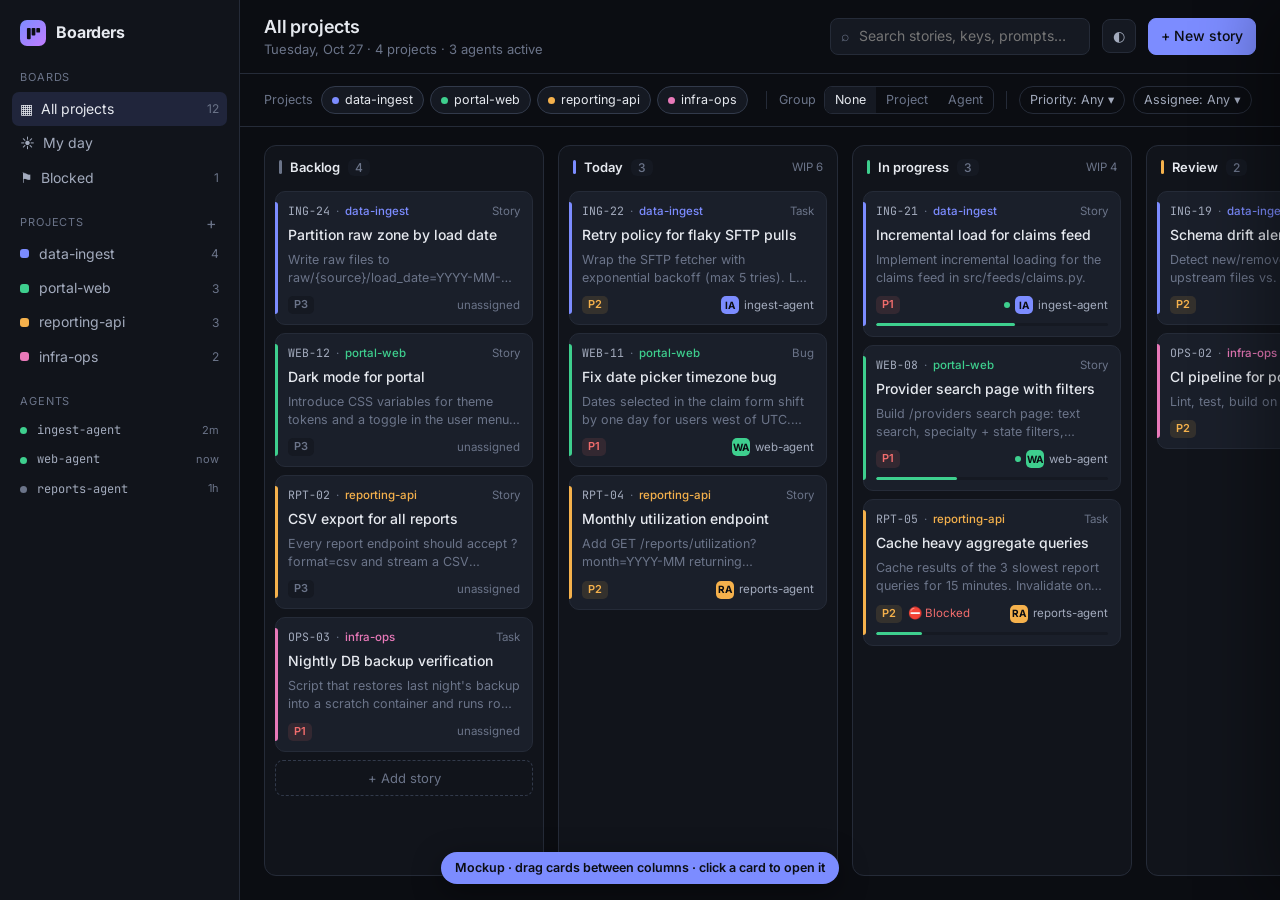
<file: mockup/index.html>
<!doctype html>
<html lang="en">
<head>
<meta charset="utf-8">
<meta name="viewport" content="width=device-width, initial-scale=1">
<title>Boarders</title>
<link rel="preconnect" href="https://fonts.googleapis.com">
<link href="https://fonts.googleapis.com/css2?family=Inter:wght@400;500;600;700&family=JetBrains+Mono:wght@400;500&display=swap" rel="stylesheet">
<style>
:root {
  --bg: #0b0d12;
  --bg-2: #11141b;
  --panel: #151922;
  --card: #1a1f2a;
  --card-hover: #202634;
  --border: #252b38;
  --border-strong: #323a4b;
  --text: #e6e9ef;
  --text-2: #a3abbd;
  --text-3: #6b7489;
  --accent: #7c8cff;
  --accent-soft: rgba(124,140,255,.14);
  --green: #3ecf8e;
  --amber: #f5b14c;
  --red: #f26d6d;
  --radius: 10px;
}
:root[data-theme="light"] {
  --bg: #f4f5f8; --bg-2: #eceef3; --panel: #ffffff; --card: #ffffff; --card-hover: #f7f8fb;
  --border: #e2e5ec; --border-strong: #cfd4de; --text: #161a23; --text-2: #4d5568; --text-3: #8a92a5;
  --accent-soft: rgba(124,140,255,.12);
}
* { box-sizing: border-box; }
html, body { margin: 0; height: 100%; }
body {
  background: var(--bg); color: var(--text);
  font: 14px/1.45 Inter, system-ui, sans-serif;
  display: grid; grid-template-columns: 240px 1fr; overflow: hidden;
}
button { font: inherit; color: inherit; cursor: pointer; }
.mono { font-family: "JetBrains Mono", ui-monospace, monospace; }

/* Sidebar */
aside {
  background: var(--bg-2); border-right: 1px solid var(--border);
  display: flex; flex-direction: column; padding: 16px 12px; gap: 20px; overflow-y: auto;
}
.brand { display: flex; align-items: center; gap: 10px; padding: 4px 8px; font-weight: 700; font-size: 16px; letter-spacing: -.01em; }
.logo { width: 26px; height: 26px; border-radius: 7px; background: linear-gradient(135deg, #7c8cff, #c17cff); display: grid; place-items: center; }
.logo svg { width: 15px; height: 15px; }
.nav-title { font-size: 11px; text-transform: uppercase; letter-spacing: .08em; color: var(--text-3); padding: 0 8px 6px; display: flex; justify-content: space-between; align-items: center; }
.nav-title button { background: none; border: 0; color: var(--text-3); font-size: 16px; line-height: 1; padding: 0 2px; }
.nav-title button:hover { color: var(--text); }
.nav-item {
  display: flex; align-items: center; gap: 10px; width: 100%; text-align: left;
  background: none; border: 0; padding: 7px 8px; border-radius: 7px; color: var(--text-2);
}
.nav-item:hover { background: var(--panel); color: var(--text); }
.nav-item.active { background: var(--accent-soft); color: var(--text); }
.nav-item .count { margin-left: auto; font-size: 12px; color: var(--text-3); }
.dot { width: 9px; height: 9px; border-radius: 3px; flex: none; }
.nav-item.off { opacity: .4; }
.agent-row { display: flex; align-items: center; gap: 10px; padding: 6px 8px; color: var(--text-2); font-size: 13px; }
.agent-row .status { width: 7px; height: 7px; border-radius: 50%; flex: none; }
.agent-row small { margin-left: auto; color: var(--text-3); font-size: 11px; }

/* Main */
main { display: flex; flex-direction: column; min-width: 0; overflow: hidden; }
header {
  display: flex; align-items: center; gap: 12px; padding: 14px 24px;
  border-bottom: 1px solid var(--border);
}
header h1 { font-size: 18px; margin: 0; font-weight: 600; letter-spacing: -.01em; }
header .sub { color: var(--text-3); font-size: 13px; }
.spacer { flex: 1; }
.search {
  display: flex; align-items: center; gap: 8px; background: var(--panel); border: 1px solid var(--border);
  border-radius: 8px; padding: 6px 10px; width: 260px; color: var(--text-3);
}
.search input { background: none; border: 0; outline: 0; color: var(--text); font: inherit; width: 100%; }
.btn { border: 1px solid var(--border-strong); background: var(--panel); padding: 7px 12px; border-radius: 8px; font-weight: 500; display: inline-flex; gap: 6px; align-items: center; }
.btn:hover { background: var(--card-hover); }
.btn.primary { background: var(--accent); border-color: var(--accent); color: #0b0d12; }
.btn.primary:hover { filter: brightness(1.08); }
.icon-btn { border: 1px solid var(--border); background: var(--panel); width: 34px; height: 34px; border-radius: 8px; display: grid; place-items: center; color: var(--text-2); }

.toolbar { display: flex; gap: 8px; padding: 12px 24px; align-items: center; flex-wrap: wrap; border-bottom: 1px solid var(--border); }
.chip {
  border: 1px solid var(--border); background: transparent; color: var(--text-2);
  padding: 4px 10px; border-radius: 999px; font-size: 12.5px; display: inline-flex; gap: 6px; align-items: center;
}
.chip.on { background: var(--panel); border-color: var(--border-strong); color: var(--text); }
.chip .dot { width: 7px; height: 7px; border-radius: 50%; }
.toolbar .sep { width: 1px; height: 18px; background: var(--border); margin: 0 4px; }
.seg { display: inline-flex; border: 1px solid var(--border); border-radius: 8px; overflow: hidden; }
.seg button { background: none; border: 0; padding: 4px 10px; font-size: 12.5px; color: var(--text-3); }
.seg button.on { background: var(--panel); color: var(--text); }

/* Board */
.board { flex: 1; display: grid; grid-auto-flow: column; grid-auto-columns: minmax(280px, 1fr); gap: 14px; padding: 18px 24px 24px; overflow: auto; }
.col { display: flex; flex-direction: column; min-height: 0; background: var(--bg-2); border: 1px solid var(--border); border-radius: 12px; }
.col-head { display: flex; align-items: center; gap: 8px; padding: 12px 14px 10px; font-weight: 600; font-size: 13px; }
.col-head .n { color: var(--text-3); font-weight: 500; background: var(--panel); border-radius: 6px; padding: 0 7px; font-size: 12px; }
.col-head .wip { margin-left: auto; color: var(--text-3); font-weight: 400; font-size: 11.5px; }
.col-head .bar { width: 3px; height: 14px; border-radius: 2px; }
.col-body { flex: 1; overflow-y: auto; padding: 4px 10px 12px; display: flex; flex-direction: column; gap: 8px; min-height: 80px; }
.col-body.drop { background: var(--accent-soft); border-radius: 0 0 12px 12px; }
.add-card { border: 1px dashed var(--border-strong); background: none; color: var(--text-3); border-radius: 8px; padding: 8px; font-size: 13px; }
.add-card:hover { color: var(--text); border-color: var(--text-3); }

.card {
  background: var(--card); border: 1px solid var(--border); border-radius: var(--radius);
  padding: 11px 12px 10px; cursor: grab; position: relative; transition: background .12s, border-color .12s, transform .12s;
}
.card::before { content: ""; position: absolute; left: -1px; top: 10px; bottom: 10px; width: 3px; border-radius: 0 3px 3px 0; background: var(--pc); }
.card:hover { background: var(--card-hover); border-color: var(--border-strong); }
.card.dragging { opacity: .4; }
.card .top { display: flex; align-items: center; gap: 6px; font-size: 11.5px; color: var(--text-3); margin-bottom: 5px; }
.card .key { color: var(--text-2); }
.card .proj { color: var(--pc); font-weight: 500; }
.card .title { font-weight: 500; margin-bottom: 6px; }
.card .prompt { color: var(--text-3); font-size: 12.5px; display: -webkit-box; -webkit-line-clamp: 2; -webkit-box-orient: vertical; overflow: hidden; margin-bottom: 9px; }
.card .meta { display: flex; align-items: center; gap: 6px; flex-wrap: wrap; }
.tag { font-size: 11px; padding: 1px 7px; border-radius: 5px; background: var(--panel); color: var(--text-2); border: 1px solid var(--border); }
.prio { font-size: 11px; font-weight: 600; padding: 1px 6px; border-radius: 5px; }
.prio.p1 { color: var(--red); background: rgba(242,109,109,.12); }
.prio.p2 { color: var(--amber); background: rgba(245,177,76,.12); }
.prio.p3 { color: var(--text-3); background: var(--panel); }
.agent { margin-left: auto; display: inline-flex; align-items: center; gap: 5px; font-size: 11.5px; color: var(--text-2); }
.agent .av { width: 18px; height: 18px; border-radius: 5px; display: grid; place-items: center; font-size: 10px; font-weight: 700; color: #0b0d12; }
.pulse { width: 6px; height: 6px; border-radius: 50%; background: var(--green); box-shadow: 0 0 0 0 rgba(62,207,142,.6); animation: pulse 1.8s infinite; }
@keyframes pulse { 70% { box-shadow: 0 0 0 6px rgba(62,207,142,0); } 100% { box-shadow: 0 0 0 0 rgba(62,207,142,0); } }
.blocked { color: var(--red); font-size: 11.5px; display: inline-flex; gap: 4px; align-items: center; }
.progress { height: 3px; background: var(--panel); border-radius: 2px; margin-top: 9px; overflow: hidden; }
.progress i { display: block; height: 100%; background: var(--green); border-radius: 2px; }

/* Drawer */
.scrim { position: fixed; inset: 0; background: rgba(0,0,0,.45); opacity: 0; pointer-events: none; transition: opacity .2s; }
.scrim.open { opacity: 1; pointer-events: auto; }
.drawer {
  position: fixed; top: 0; right: 0; bottom: 0; width: min(640px, 100vw); background: var(--panel);
  border-left: 1px solid var(--border); transform: translateX(100%); transition: transform .25s ease;
  display: flex; flex-direction: column; box-shadow: -20px 0 60px rgba(0,0,0,.35);
}
.drawer.open { transform: none; }
.d-head { padding: 18px 22px 14px; border-bottom: 1px solid var(--border); }
.d-head .row { display: flex; align-items: center; gap: 8px; font-size: 12.5px; color: var(--text-3); }
.d-head h2 { margin: 8px 0 12px; font-size: 19px; font-weight: 600; letter-spacing: -.01em; }
.fields { display: grid; grid-template-columns: repeat(4, 1fr); gap: 10px; }
.field label { display: block; font-size: 11px; color: var(--text-3); text-transform: uppercase; letter-spacing: .06em; margin-bottom: 3px; }
.field div { font-size: 13px; display: flex; align-items: center; gap: 6px; }
.d-body { flex: 1; overflow-y: auto; padding: 18px 22px; }
.tabs { display: flex; gap: 18px; border-bottom: 1px solid var(--border); margin-bottom: 14px; }
.tabs button { background: none; border: 0; padding: 0 0 9px; color: var(--text-3); font-weight: 500; border-bottom: 2px solid transparent; }
.tabs button.on { color: var(--text); border-color: var(--accent); }
.prompt-box {
  background: var(--bg); border: 1px solid var(--border); border-radius: 10px; padding: 14px 16px;
  font-family: "JetBrains Mono", monospace; font-size: 12.5px; line-height: 1.6; white-space: pre-wrap; color: var(--text-2);
}
.prompt-label { display: flex; align-items: center; justify-content: space-between; margin-bottom: 8px; font-size: 12px; color: var(--text-3); }
.timeline { display: flex; flex-direction: column; gap: 14px; margin-top: 4px; }
.ev { display: grid; grid-template-columns: 26px 1fr; gap: 10px; }
.ev .av { width: 26px; height: 26px; border-radius: 7px; display: grid; place-items: center; font-size: 11px; font-weight: 700; color: #0b0d12; }
.ev .who { font-size: 12.5px; color: var(--text-2); }
.ev .who b { color: var(--text); font-weight: 600; }
.ev .who span { color: var(--text-3); margin-left: 6px; }
.ev .msg { margin-top: 3px; font-size: 13px; }
.ev .msg.box { background: var(--bg); border: 1px solid var(--border); border-radius: 8px; padding: 8px 10px; color: var(--text-2); }
.checklist { list-style: none; padding: 0; margin: 14px 0 0; display: flex; flex-direction: column; gap: 6px; }
.checklist li { display: flex; gap: 8px; align-items: center; font-size: 13px; color: var(--text-2); }
.checklist li.done { color: var(--text-3); text-decoration: line-through; }
.cb { width: 15px; height: 15px; border-radius: 4px; border: 1.5px solid var(--border-strong); display: grid; place-items: center; flex: none; }
li.done .cb { background: var(--green); border-color: var(--green); }
.d-foot { padding: 12px 22px; border-top: 1px solid var(--border); display: flex; gap: 8px; }
.d-foot input { flex: 1; background: var(--bg); border: 1px solid var(--border); border-radius: 8px; padding: 8px 10px; color: var(--text); font: inherit; outline: 0; }

.annot {
  position: fixed; bottom: 16px; left: 50%; transform: translateX(-50%); background: var(--accent); color: #0b0d12;
  font-size: 12.5px; font-weight: 600; padding: 7px 14px; border-radius: 999px; box-shadow: 0 8px 30px rgba(0,0,0,.4);
}
@media (max-width: 760px) {
  body { grid-template-columns: 1fr; }
  aside { display: none; }
  .search { display: none; }
  .fields { grid-template-columns: repeat(2, 1fr); }
}
</style>
</head>
<body>
<aside>
  <div class="brand">
    <div class="logo"><svg viewBox="0 0 16 16" fill="#0b0d12"><rect x="1" y="2" width="4" height="12" rx="1"/><rect x="6" y="2" width="4" height="8" rx="1"/><rect x="11" y="2" width="4" height="5" rx="1"/></svg></div>
    Boarders
  </div>
  <div>
    <div class="nav-title">Boards</div>
    <button class="nav-item active">▦ &nbsp;All projects<span class="count" id="cAll"></span></button>
    <button class="nav-item">☀ &nbsp;My day</button>
    <button class="nav-item">⚑ &nbsp;Blocked<span class="count" id="cBlocked"></span></button>
  </div>
  <div>
    <div class="nav-title">Projects <button title="New project">+</button></div>
    <div id="projList"></div>
  </div>
  <div>
    <div class="nav-title">Agents</div>
    <div id="agentList"></div>
  </div>
</aside>

<main>
  <header>
    <div>
      <h1>All projects</h1>
      <div class="sub">Tuesday, Oct 27 · 4 projects · 3 agents active</div>
    </div>
    <div class="spacer"></div>
    <div class="search">⌕ <input placeholder="Search stories, keys, prompts…"></div>
    <button class="icon-btn" id="themeBtn" title="Toggle theme">◐</button>
    <button class="btn primary">+ New story</button>
  </header>

  <div class="toolbar" id="toolbar">
    <span style="color:var(--text-3);font-size:12.5px">Projects</span>
    <span id="chips"></span>
    <span class="sep"></span>
    <span style="color:var(--text-3);font-size:12.5px">Group</span>
    <div class="seg"><button class="on">None</button><button>Project</button><button>Agent</button></div>
    <span class="sep"></span>
    <button class="chip">Priority: Any ▾</button>
    <button class="chip">Assignee: Any ▾</button>
  </div>

  <div class="board" id="board"></div>
</main>

<div class="scrim" id="scrim"></div>
<div class="drawer" id="drawer"></div>
<div class="annot">Mockup · drag cards between columns · click a card to open it</div>

<script>
const projects = [
  { id: "ING", name: "data-ingest",    color: "#7c8cff", agent: "ingest-agent" },
  { id: "WEB", name: "portal-web",    color: "#3ecf8e", agent: "web-agent" },
  { id: "RPT", name: "reporting-api", color: "#f5b14c", agent: "reports-agent" },
  { id: "OPS", name: "infra-ops",     color: "#e879b9", agent: null },
];
const agents = [
  { name: "ingest-agent",  folder: "~/dev/data-ingest",    color: "#7c8cff", status: "working", last: "2m" },
  { name: "web-agent",     folder: "~/dev/portal-web",    color: "#3ecf8e", status: "working", last: "now" },
  { name: "reports-agent", folder: "~/dev/reporting-api", color: "#f5b14c", status: "idle",    last: "1h" },
];
const columns = [
  { id: "backlog", name: "Backlog",     color: "#6b7489" },
  { id: "today",   name: "Today",       color: "#7c8cff", wip: 6 },
  { id: "doing",   name: "In progress", color: "#3ecf8e", wip: 4 },
  { id: "review",  name: "Review",      color: "#f5b14c" },
  { id: "done",    name: "Done",        color: "#a3abbd" },
];
let cards = [
  { key: "ING-21", p: "ING", col: "doing",  title: "Incremental load for claims feed", prio: 1, type: "Story", agent: "ingest-agent", progress: 60,
    prompt: "Implement incremental loading for the claims feed in src/feeds/claims.py.\n\n- Track a high-water mark (updated_at) per source table in the state store\n- Only pull rows newer than the mark; upsert on claim_id\n- Add unit tests covering empty deltas and late-arriving rows\n- Do NOT change the full-load path\n\nAcceptance: `pytest tests/feeds` passes and a dry run against the sample DB loads < 5% of rows on second run.",
    checklist: [["Add state store table", 1], ["Watermark read/write", 1], ["Upsert logic", 1], ["Tests for late rows", 0], ["Dry run on sample DB", 0]] },
  { key: "ING-22", p: "ING", col: "today",  title: "Retry policy for flaky SFTP pulls", prio: 2, type: "Task", agent: "ingest-agent",
    prompt: "Wrap the SFTP fetcher with exponential backoff (max 5 tries). Log each retry with the file name. Surface a clear error after the final attempt." },
  { key: "ING-19", p: "ING", col: "review", title: "Schema drift alerts", prio: 2, type: "Story", agent: "ingest-agent",
    prompt: "Detect new/removed columns in upstream files vs. the registered schema and post a summary to the run log." },
  { key: "ING-24", p: "ING", col: "backlog", title: "Partition raw zone by load date", prio: 3, type: "Story",
    prompt: "Write raw files to raw/{source}/load_date=YYYY-MM-DD/. Migrate existing files with a one-off script." },
  { key: "WEB-08", p: "WEB", col: "doing",  title: "Provider search page with filters", prio: 1, type: "Story", agent: "web-agent", progress: 35,
    prompt: "Build /providers search page: text search, specialty + state filters, paginated results table. Use existing DataTable component. Mobile friendly." },
  { key: "WEB-11", p: "WEB", col: "today",  title: "Fix date picker timezone bug", prio: 1, type: "Bug", agent: "web-agent",
    prompt: "Dates selected in the claim form shift by one day for users west of UTC. Reproduce, fix, add a regression test." },
  { key: "WEB-12", p: "WEB", col: "backlog", title: "Dark mode for portal", prio: 3, type: "Story",
    prompt: "Introduce CSS variables for theme tokens and a toggle in the user menu. Persist choice in localStorage." },
  { key: "WEB-06", p: "WEB", col: "done",   title: "Login page redesign", prio: 2, type: "Story", agent: "web-agent",
    prompt: "Apply new brand layout to /login." },
  { key: "RPT-04", p: "RPT", col: "today",  title: "Monthly utilization endpoint", prio: 2, type: "Story", agent: "reports-agent",
    prompt: "Add GET /reports/utilization?month=YYYY-MM returning aggregated visits per plan. Include OpenAPI docs and tests." },
  { key: "RPT-05", p: "RPT", col: "doing",  title: "Cache heavy aggregate queries", prio: 2, type: "Task", agent: "reports-agent", blocked: "Waiting on Redis access from DBA", progress: 20,
    prompt: "Cache results of the 3 slowest report queries for 15 minutes. Invalidate on nightly load completion." },
  { key: "RPT-02", p: "RPT", col: "backlog", title: "CSV export for all reports", prio: 3, type: "Story",
    prompt: "Every report endpoint should accept ?format=csv and stream a CSV response." },
  { key: "RPT-01", p: "RPT", col: "done",   title: "Bootstrap FastAPI service", prio: 2, type: "Task", agent: "reports-agent",
    prompt: "Scaffold service, health check, Dockerfile." },
  { key: "OPS-03", p: "OPS", col: "backlog", title: "Nightly DB backup verification", prio: 1, type: "Task",
    prompt: "Script that restores last night's backup into a scratch container and runs row-count checks." },
  { key: "OPS-02", p: "OPS", col: "review", title: "CI pipeline for portal-web", prio: 2, type: "Task",
    prompt: "Lint, test, build on every PR." },
];
const activeProjects = new Set(projects.map(p => p.id));
const proj = id => projects.find(p => p.id === id);
const agentOf = n => agents.find(a => a.name === n);
const initials = n => n.split("-").map(s => s[0]).join("").toUpperCase().slice(0, 2);

function renderSidebar() {
  document.getElementById("projList").innerHTML = projects.map(p => {
    const n = cards.filter(c => c.p === p.id && c.col !== "done").length;
    return `<button class="nav-item ${activeProjects.has(p.id) ? "" : "off"}" data-p="${p.id}"><span class="dot" style="background:${p.color}"></span>${p.name}<span class="count">${n}</span></button>`;
  }).join("");
  document.getElementById("agentList").innerHTML = agents.map(a =>
    `<div class="agent-row"><span class="status" style="background:${a.status === "working" ? "var(--green)" : "var(--text-3)"}"></span><span class="mono" style="font-size:12px">${a.name}</span><small>${a.last}</small></div>`).join("");
  document.getElementById("cAll").textContent = cards.filter(c => c.col !== "done").length;
  document.getElementById("cBlocked").textContent = cards.filter(c => c.blocked).length;
  document.getElementById("chips").innerHTML = projects.map(p =>
    `<button class="chip ${activeProjects.has(p.id) ? "on" : ""}" data-p="${p.id}" style="margin-right:6px"><span class="dot" style="background:${p.color}"></span>${p.name}</button>`).join("");
  document.querySelectorAll("[data-p]").forEach(el => el.onclick = () => {
    const id = el.dataset.p;
    activeProjects.has(id) ? activeProjects.delete(id) : activeProjects.add(id);
    render();
  });
}

function cardHTML(c) {
  const p = proj(c.p), a = c.agent && agentOf(c.agent);
  return `<div class="card" draggable="true" data-key="${c.key}" style="--pc:${p.color}">
    <div class="top"><span class="key mono">${c.key}</span>·<span class="proj">${p.name}</span><span style="margin-left:auto">${c.type}</span></div>
    <div class="title">${c.title}</div>
    <div class="prompt">${c.prompt.split("\n")[0]}</div>
    <div class="meta">
      <span class="prio p${c.prio}">P${c.prio}</span>
      ${c.blocked ? `<span class="blocked">⛔ Blocked</span>` : ""}
      ${a ? `<span class="agent">${c.col === "doing" && !c.blocked ? '<span class="pulse"></span>' : ""}<span class="av" style="background:${a.color}">${initials(a.name)}</span>${a.name}</span>`
          : `<span class="agent" style="color:var(--text-3)">unassigned</span>`}
    </div>
    ${c.progress ? `<div class="progress"><i style="width:${c.progress}%"></i></div>` : ""}
  </div>`;
}

function renderBoard() {
  const board = document.getElementById("board");
  board.innerHTML = columns.map(col => {
    const list = cards.filter(c => c.col === col.id && activeProjects.has(c.p));
    return `<section class="col">
      <div class="col-head"><span class="bar" style="background:${col.color}"></span>${col.name}<span class="n">${list.length}</span>${col.wip ? `<span class="wip">WIP ${col.wip}</span>` : ""}</div>
      <div class="col-body" data-col="${col.id}">
        ${list.map(cardHTML).join("")}
        ${col.id === "backlog" ? `<button class="add-card">+ Add story</button>` : ""}
      </div>
    </section>`;
  }).join("");

  board.querySelectorAll(".card").forEach(el => {
    el.addEventListener("dragstart", e => { el.classList.add("dragging"); e.dataTransfer.setData("text/plain", el.dataset.key); });
    el.addEventListener("dragend", () => el.classList.remove("dragging"));
    el.addEventListener("click", () => openCard(el.dataset.key));
  });
  board.querySelectorAll(".col-body").forEach(body => {
    body.addEventListener("dragover", e => { e.preventDefault(); body.classList.add("drop"); });
    body.addEventListener("dragleave", () => body.classList.remove("drop"));
    body.addEventListener("drop", e => {
      e.preventDefault(); body.classList.remove("drop");
      const c = cards.find(x => x.key === e.dataTransfer.getData("text/plain"));
      if (c) { c.col = body.dataset.col; render(); }
    });
  });
}

function openCard(key) {
  const c = cards.find(x => x.key === key), p = proj(c.p), a = c.agent && agentOf(c.agent);
  const col = columns.find(x => x.id === c.col);
  const av = (name, color) => `<div class="av" style="background:${color}">${initials(name)}</div>`;
  document.getElementById("drawer").innerHTML = `
    <div class="d-head">
      <div class="row"><span class="dot" style="background:${p.color}"></span>${p.name}<span>/</span><span class="mono">${c.key}</span><span class="spacer"></span><button class="icon-btn" id="closeD">✕</button></div>
      <h2>${c.title}</h2>
      <div class="fields">
        <div class="field"><label>Status</label><div><span class="dot" style="background:${col.color};border-radius:50%"></span>${col.name}</div></div>
        <div class="field"><label>Priority</label><div><span class="prio p${c.prio}">P${c.prio}</span></div></div>
        <div class="field"><label>Assignee</label><div class="mono" style="font-size:12px">${a ? a.name : "—"}</div></div>
        <div class="field"><label>Type</label><div>${c.type}</div></div>
      </div>
      ${c.blocked ? `<div style="margin-top:12px;padding:8px 10px;border-radius:8px;background:rgba(242,109,109,.1);color:var(--red);font-size:13px">⛔ ${c.blocked}</div>` : ""}
    </div>
    <div class="d-body">
      <div class="tabs"><button class="on">Prompt</button><button>Activity</button><button>History</button></div>
      <div class="prompt-label"><span>Agent prompt · markdown</span><button class="chip">Copy</button></div>
      <div class="prompt-box">${c.prompt}</div>
      ${c.checklist ? `<div style="margin-top:20px;font-size:12px;color:var(--text-3)">Agent plan · ${c.checklist.filter(x => x[1]).length}/${c.checklist.length}</div>
        <ul class="checklist">${c.checklist.map(([t, d]) => `<li class="${d ? "done" : ""}"><span class="cb">${d ? "✓" : ""}</span>${t}</li>`).join("")}</ul>` : ""}
      <div style="margin:24px 0 10px;font-size:12px;color:var(--text-3)">Activity</div>
      <div class="timeline">
        ${a ? `
        <div class="ev">${av(a.name, a.color)}<div><div class="who"><b class="mono">${a.name}</b><span>12 min ago</span></div>
          <div class="msg box">Watermark logic done and tested against sample data. Starting on late-arriving rows next — will need fixture with out-of-order updated_at.</div></div></div>
        <div class="ev">${av(a.name, a.color)}<div><div class="who"><b class="mono">${a.name}</b><span>48 min ago</span></div>
          <div class="msg">moved <b>Today → In progress</b></div></div></div>
        <div class="ev">${av(a.name, a.color)}<div><div class="who"><b class="mono">${a.name}</b><span>9:02 AM</span></div>
          <div class="msg">claimed this story and added a 5-step plan</div></div></div>` : ""}
        <div class="ev">${av("You", "#c3c9d6")}<div><div class="who"><b>You</b><span>Yesterday</span></div>
          <div class="msg">created in <b>Backlog</b></div></div></div>
      </div>
    </div>
    <div class="d-foot"><input placeholder="Comment or instruction for the agent…"><button class="btn">Send</button></div>`;
  document.getElementById("drawer").classList.add("open");
  document.getElementById("scrim").classList.add("open");
  document.getElementById("closeD").onclick = closeCard;
}
function closeCard() {
  document.getElementById("drawer").classList.remove("open");
  document.getElementById("scrim").classList.remove("open");
}
document.getElementById("scrim").onclick = closeCard;
document.addEventListener("keydown", e => e.key === "Escape" && closeCard());
document.getElementById("themeBtn").onclick = () => {
  const r = document.documentElement;
  r.dataset.theme = r.dataset.theme === "light" ? "dark" : "light";
};

function render() { renderSidebar(); renderBoard(); }
render();
</script>
</body>
</html>
</file>
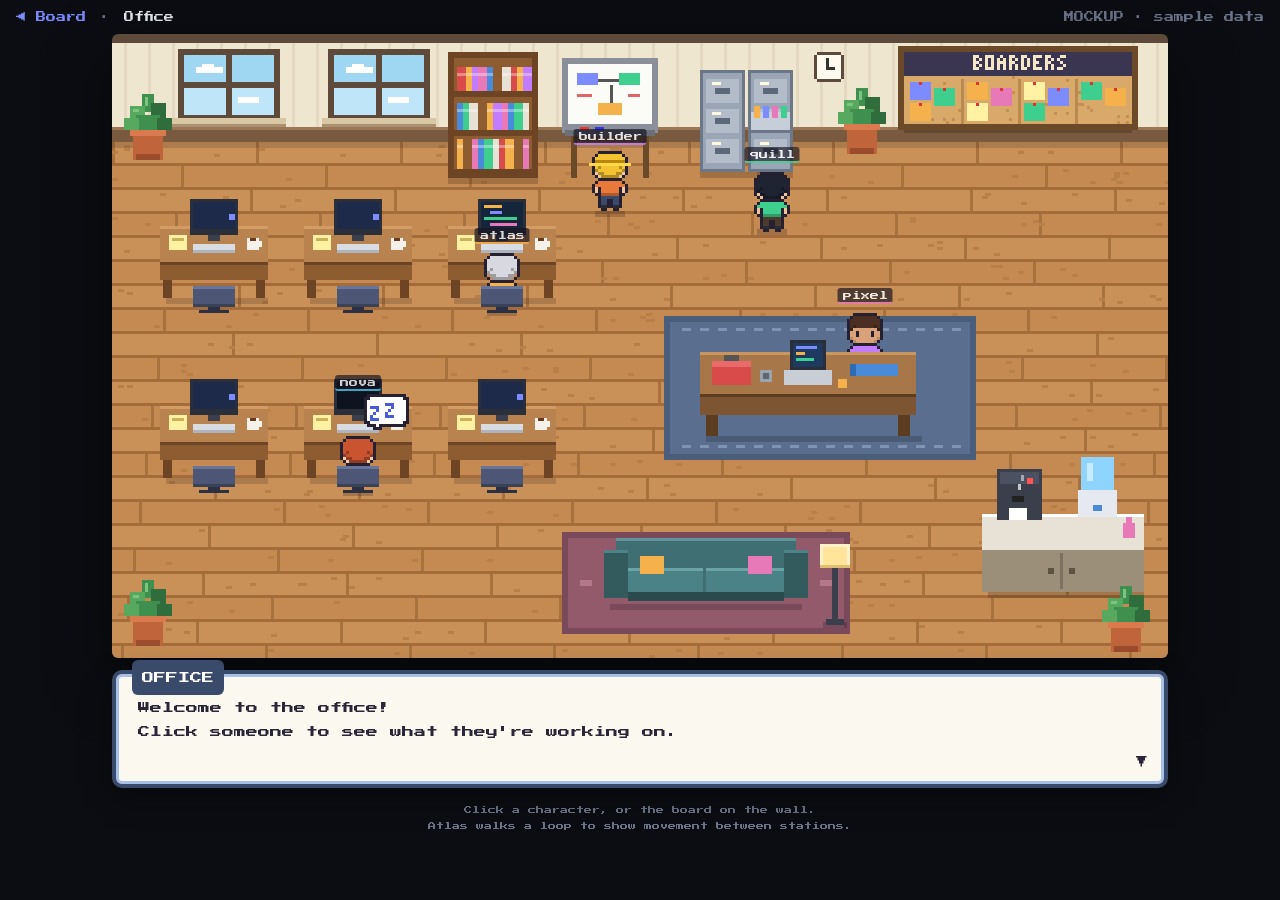
<file: mockup/office.html>
<!doctype html>
<html lang="en">
<head>
<meta charset="utf-8">
<meta name="viewport" content="width=device-width, initial-scale=1">
<title>Boarders Office</title>
<link rel="preconnect" href="https://fonts.googleapis.com">
<link href="https://fonts.googleapis.com/css2?family=Press+Start+2P&display=swap" rel="stylesheet">
<style>
:root { --bg: #0b0d12; --text: #e6e9ef; --muted: #6b7489; }
* { box-sizing: border-box; }
html, body { margin: 0; height: 100%; background: var(--bg); color: var(--text); }
body { display: flex; flex-direction: column; align-items: center; font-family: "Press Start 2P", monospace; }
.top { width: 100%; display: flex; align-items: center; gap: 14px; padding: 12px 16px; font-size: 10px; color: var(--muted); }
.top b { color: var(--text); font-weight: normal; }
.top a { color: #7c8cff; text-decoration: none; }
.top .spacer { flex: 1; }
.stage { position: relative; }
canvas { display: block; image-rendering: pixelated; image-rendering: crisp-edges; border-radius: 6px; box-shadow: 0 20px 60px rgba(0,0,0,.5); }
.tag {
  position: absolute; transform: translate(-50%, -100%); white-space: nowrap; pointer-events: none;
  background: rgba(20,18,32,.82); color: #fff; padding: 3px 5px 2px; border-radius: 3px; border-bottom: 2px solid var(--c);
}
.dialog {
  position: relative; margin-top: 12px; background: #fbf8ef; color: #2a2638; border-radius: 10px;
  border: 4px solid #3a4a6b; box-shadow: inset 0 0 0 3px #a7c0e8, 0 10px 30px rgba(0,0,0,.4);
  padding: 22px 22px 18px; line-height: 2; min-height: 118px;
}
.dialog .who { position: absolute; top: -14px; left: 16px; background: #3a4a6b; color: #fff; padding: 6px 10px 5px; border-radius: 6px; }
.dialog .card { color: #4a5bd9; cursor: pointer; }
.dialog .card:hover { text-decoration: underline; }
.dialog .bar { display: inline-block; vertical-align: middle; width: 120px; height: 10px; border: 2px solid #2a2638; margin: 0 8px; background: #fff; }
.dialog .bar i { display: block; height: 100%; background: #3ecf8e; }
.dialog .more { position: absolute; right: 16px; bottom: 10px; animation: blink 1s steps(2) infinite; }
.dialog .btn { display: inline-block; margin-top: 6px; background: #3a4a6b; color: #fff; padding: 6px 10px 5px; border-radius: 6px; text-decoration: none; }
@keyframes blink { 50% { opacity: 0; } }
.note { color: var(--muted); font-size: 8px; margin: 14px 0 20px; text-align: center; line-height: 2; }
</style>
</head>
<body>
<div class="top"><a href="http://localhost:8765/">◀ Board</a><span>·</span><b>Office</b><span class="spacer"></span><span>MOCKUP · sample data</span></div>
<div class="stage" id="stage">
  <canvas id="c"></canvas>
  <div id="tags"></div>
  <div class="dialog" id="dialog"></div>
</div>
<div class="note">Click a character, or the board on the wall.<br>Atlas walks a loop to show movement between stations.</div>

<script>
const W = 352, H = 208;
const cv = document.getElementById("c");
let g = cv.getContext("2d");
cv.width = W; cv.height = H;
let scale = 2;

/* ---------- helpers ---------- */
const r = (x, y, w, h, c) => { g.fillStyle = c; g.fillRect(Math.round(x), Math.round(y), w, h); };
let seed = 11;
const rnd = () => (seed = (seed * 16807) % 2147483647) / 2147483647;

function shade(hex, f) {
  const n = parseInt(hex.slice(1), 16);
  const ch = s => Math.max(0, Math.min(255, Math.round(((n >> s) & 255) * f)));
  return `rgb(${ch(16)},${ch(8)},${ch(0)})`;
}

// Sprites are strings of palette characters; "." is transparent.
function sprite(rows, pal) {
  const c = document.createElement("canvas");
  c.width = rows[0].length; c.height = rows.length;
  const x = c.getContext("2d");
  rows.forEach((row, j) => [...row].forEach((ch, i) => {
    if (ch !== "." && pal[ch]) { x.fillStyle = pal[ch]; x.fillRect(i, j, 1, 1); }
  }));
  return c;
}

// 3x5 pixel font for the few letters drawn into the scene.
const GLYPHS = {
  B: ["110","101","110","101","110"], O: ["111","101","101","101","111"], A: ["010","101","111","101","101"],
  R: ["110","101","110","101","101"], D: ["110","101","101","101","110"], E: ["111","100","110","100","111"],
  S: ["011","100","010","001","110"], Z: ["111","001","010","100","111"],
};
function text(str, x, y, c) {
  [...str].forEach((ch, k) => (GLYPHS[ch] || []).forEach((row, j) =>
    [...row].forEach((b, i) => b === "1" && r(x + k * 4 + i, y + j, 1, 1, c))));
}

/* ---------- characters ---------- */
const FRONT = [
  "....KKKKKKKK....", "...KHHHHHHHHK...", "..KHHHHHHHHHHK..", "..KHHHHHHHHHHK..", "..KHhHHHHHHhHK..",
  "..KhSSSSSSSShK..", "..KSSKSSSSKSSK..", "..KSSKSSSSKSSK..", "..KsSSSSSSSSsK..", "...KsSSSSSSsK...",
  "....KKKKKKKK....", "...KCCCCCCCCK...", "..KCCCCCCCCCCK..", "..KSKCCCCCCKSK..", "..KSKCCCCCCKSK..",
  "...KKccccccKK...", "....KPPPPPPK....", "....KPPKKPPK....", "....KPPKKPPK....", "....KBBKKBBK....",
  ".....KK..KK.....",
];
const BACK = [
  "....KKKKKKKK....", "...KHHHHHHHHK...", "..KHHHHHHHHHHK..", "..KHHHHHHHHHHK..", "..KHHHHHHHHHHK..",
  "..KHhHHHHHHhHK..", "..KhHHHHHHHHhK..", "..KShhHHHHhhSK..", "...KShhhhhhSK...", "....KKKKKKKK....",
  "...KCCCCCCCCK...", "..KCCCCCCCCCCK..", "..KSKCCCCCCKSK..", "..KSKCCCCCCKSK..", "...KKccccccKK...",
  "....KPPPPPPK....", "....KPPKKPPK....", "....KPPKKPPK....", "....KBBKKBBK....", ".....KK..KK.....",
  "................",
];
const SIDE_HEAD = [
  ".....KKKKKKK....", "....KHHHHHHHK...", "...KHHHHHHHHHK..", "...KHHHHHHHHHK..", "...KHHHHHHHHhK..",
  "...KHHhSSSSSSK..", "...KHhSSSSKSSK..", "...KHhSSSSKSSK..", "...KhSSSSSSSsK..", "....KsSSSSSsK...",
  ".....KKKKKKK....", ".....KCCCCK.....", "....KCCCCCCK....", "....KCCSSCCK....", "....KCCSSCCK....",
  ".....KccccK.....", ".....KPPPPK.....",
];
const SIDE_A = [...SIDE_HEAD, "....KPPKKPPK....", "...KPPK..KPPK...", "...KBBK..KBBK...", "....KK....KK...."];
const SIDE_B = [...SIDE_HEAD, ".....KPPPPK.....", ".....KPPPPK.....", ".....KBBBBK.....", "......KKKK......"];

function makeSprites(a) {
  const pal = { K: "#262033", H: a.hair, h: shade(a.hair, .72), S: a.skin, s: shade(a.skin, .85),
                C: a.shirt, c: shade(a.shirt, .75), P: a.pants, B: "#2b2b33" };
  const flip = rows => rows.map(row => [...row].reverse().join(""));
  return { front: sprite(FRONT, pal), back: sprite(BACK, pal),
           right: [sprite(SIDE_A, pal), sprite(SIDE_B, pal)], left: [sprite(flip(SIDE_A), pal), sprite(flip(SIDE_B), pal)] };
}

/* ---------- the room ---------- */
const DESKS = [[16, 64], [64, 64], [112, 64], [16, 124], [64, 124], [112, 124]];
const BOARD = { x: 262, y: 4, w: 80, h: 28 };
const BENCH = { x: 196, y: 106 };
const COFFEE = { x: 290, y: 160 };

const agents = [
  { name: "builder", hair: "#f2c230", skin: "#f2c7a0", shirt: "#e8793a", pants: "#3b4a6b", color: "#c17cff",
    x: 158, y: 40, face: "back", desk: 0,
    say: () => ({ status: "Planning at the drawing board.", card: "BRD-3", title: "Office art-direction mockup", done: 1, total: 6,
                  quote: "Sketching the office layout. Sprites next!" }) },
  { name: "pixel", hair: "#4a2f22", skin: "#d9a27a", shirt: "#c17cff", pants: "#2e3550", color: "#e879b9",
    x: BENCH.x + 47, y: BENCH.y - 13, face: "front", desk: 1,
    say: () => ({ status: "Coding at the workbench.", card: "WEB-12", title: "Signup form validation", done: 3, total: 5,
                  quote: "Wiring the form to the API." }) },
  { name: "quill", hair: "#1f2433", skin: "#f0c39b", shirt: "#3ecf8e", pants: "#4a3b2b", color: "#3ecf8e",
    x: 212, y: 46, face: "back", desk: 3,
    say: () => ({ status: "Digging through the data cabinet.", card: "DATA-7", title: "Load dimension tables", done: 2, total: 4,
                  quote: "Profiling the source columns." }) },
  { name: "nova", hair: "#c9542f", skin: "#f4d0b0", shirt: "#4cc9f0", pants: "#333a4d", color: "#4cc9f0",
    seated: true, desk: 4, emote: "zzz",
    say: () => ({ status: "At their desk. Nothing assigned.", quote: "Zzz... waiting for work." }) },
  { name: "atlas", hair: "#d8d8e0", skin: "#c48a62", shirt: "#f5b14c", pants: "#2b3a2e", color: "#f5b14c",
    desk: 2, walker: true,
    say: a => a.phase === "coffee"
      ? { status: "Blocked. Waiting at the coffee machine.", card: "API-3", title: "Nightly sync job", done: 2, total: 5, quote: "Need DB credentials from the DBA." }
      : a.phase === "seated"
      ? { status: "Back at the desk.", card: "API-3", title: "Nightly sync job", done: 2, total: 5, quote: "Checking if the creds arrived..." }
      : { status: "Walking...", card: "API-3", title: "Nightly sync job", done: 2, total: 5, quote: "..." } },
];
agents.forEach(a => a.spr = makeSprites(a));
// Builder wears a hard hat: a darker band plus a brim over the hair.
function hardHat(spr) {
  const band = "#b8860b", brim = "#ffd84a";
  const paint = (c, cells) => { const x = c.getContext("2d"); cells.forEach(([px, py, w, col]) => { x.fillStyle = col; x.fillRect(px, py, w, 1); }); };
  paint(spr.front, [[3, 3, 10, band], [1, 4, 14, brim], [1, 5, 1, "#262033"], [14, 5, 1, "#262033"]]);
  paint(spr.back, [[3, 3, 10, band], [1, 4, 14, brim]]);
  spr.right.forEach(c => paint(c, [[4, 3, 9, band], [4, 4, 12, brim]]));
  spr.left.forEach(c => paint(c, [[3, 3, 9, band], [0, 4, 12, brim]]));
}
hardHat(agents[0].spr);
agents.filter(a => a.seated).forEach(a => { const [dx, dy] = DESKS[a.desk]; a.x = dx + 10; a.y = dy + 9; a.face = "back"; });

/* walker loop: desk -> aisle -> coffee -> wait -> back */
const ex = agents.find(a => a.walker);
const [edx, edy] = DESKS[ex.desk];
const SEAT = { x: edx + 10, y: edy + 9 };
const ROUTE = [[edx + 10, 94], [170, 94], [170, 150], [272, 150]];
let walk = { phase: "seated", t: 0, path: [], i: 0 };
ex.x = SEAT.x; ex.y = SEAT.y; ex.seated = true; ex.phase = "seated"; ex.face = "back";
function startWalk(points, then) { walk = { phase: "walking", path: points, i: 0, then }; ex.seated = false; ex.phase = "walking"; ex.y = Math.max(ex.y, points[0][1] - 4); }
function stepWalker(dt) {
  if (walk.phase !== "walking") {
    walk.t += dt;
    if (walk.t > 3500) {
      if (walk.phase === "seated") startWalk(ROUTE, "coffee");
      else startWalk([...ROUTE].reverse().slice(1).concat([[SEAT.x, 94]]), "seated");
    }
    return;
  }
  const [tx, ty] = walk.path[walk.i];
  const sp = dt * 0.035, dx = tx - ex.x, dy = ty - ex.y;
  if (Math.abs(dx) + Math.abs(dy) <= sp) {
    ex.x = tx; ex.y = ty; walk.i++;
    if (walk.i >= walk.path.length) {
      walk = { phase: walk.then, t: 0 }; ex.phase = walk.phase;
      if (walk.phase === "seated") { ex.x = SEAT.x; ex.y = SEAT.y; ex.seated = true; ex.face = "back"; ex.emote = null; }
      else { ex.face = "front"; ex.emote = "dots"; }
      if (selected === ex) showDialog(ex);
    }
    return;
  }
  if (Math.abs(dx) > 0.01) { ex.x += Math.sign(dx) * Math.min(sp, Math.abs(dx)); ex.face = dx > 0 ? "right" : "left"; }
  else { ex.y += Math.sign(dy) * Math.min(sp, Math.abs(dy)); ex.face = dy > 0 ? "front" : "back"; }
}

/* ---------- static background, drawn once ---------- */
const bg = document.createElement("canvas"); bg.width = W; bg.height = H;
(function paintBackground() {
  const real = g; g = bg.getContext("2d");
  // floor: warm planks
  for (let y = 36, row = 0; y < H; y += 8, row++) {
    r(0, y, W, 8, row % 2 ? "#c48a52" : "#c99058");
    r(0, y + 7, W, 1, "#a36c3a");
    for (let x = (row * 23) % 48; x < W; x += 48) r(x, y, 1, 7, "#a8723f");
    for (let k = 0; k < 18; k++) r(Math.floor(rnd() * W), y + 1 + Math.floor(rnd() * 5), 2, 1, "#b97f49");
  }
  // wall
  r(0, 0, W, 36, "#efe6d0");
  for (let x = 4; x < W; x += 8) r(x, 3, 1, 29, "#e4d9c0");
  r(0, 0, W, 3, "#5d4a3a");
  r(0, 31, W, 5, "#7a5a3e"); r(0, 31, W, 1, "#9a7656");
  r(0, 36, W, 2, "rgba(0,0,0,.14)");
  // windows
  for (const x of [22, 72]) {
    r(x, 5, 34, 24, "#5d4a3a"); r(x + 2, 7, 30, 20, "#9fd6f2"); r(x + 2, 18, 30, 9, "#bfe6f8");
    r(x + 6, 11, 9, 2, "#fff"); r(x + 8, 10, 4, 1, "#fff"); r(x + 20, 21, 7, 2, "#fff");
    r(x + 16, 7, 2, 20, "#5d4a3a"); r(x + 2, 16, 30, 2, "#5d4a3a");
    r(x - 2, 28, 38, 3, "#d9c7a3"); r(x - 2, 30, 38, 1, "#a89272");
  }
  // clock
  r(235, 6, 8, 10, "#5d4a3a"); r(234, 7, 10, 8, "#5d4a3a"); r(235, 7, 8, 8, "#fffaf0");
  r(238, 8, 1, 4, "#333"); r(239, 11, 2, 1, "#333");
  // rugs
  r(184, 94, 104, 48, "#4a5d7a"); r(186, 96, 100, 44, "#5a6f8f");
  for (let x = 190; x < 282; x += 6) r(x, 98, 3, 1, "#7f93b3"), r(x, 137, 3, 1, "#7f93b3");
  r(150, 166, 96, 34, "#7a4a5a"); r(152, 168, 92, 30, "#935a6c");
  for (let x = 156; x < 240; x += 8) r(x, 182, 4, 2, "#b5788a");
  // the Boarders board on the wall
  const b = BOARD;
  r(b.x, b.y, b.w, b.h, "#6b4a2a"); r(b.x + 2, b.y + 2, b.w - 4, b.h - 4, "#d9a96a");
  for (let k = 0; k < 40; k++) r(b.x + 3 + Math.floor(rnd() * (b.w - 6)), b.y + 10 + Math.floor(rnd() * 16), 1, 1, "#c48f52");
  r(b.x + 2, b.y + 2, b.w - 4, 8, "#3a3550"); text("BOARDERS", b.x + 25, b.y + 3, "#f5e6c8");
  const notes = ["#7c8cff", "#3ecf8e", "#f5b14c", "#e879b9", "#fff3a3"];
  for (let col = 0; col < 4; col++) {
    const cx = b.x + 4 + col * 19;
    if (col) r(cx - 2, b.y + 11, 1, 15, "#b88a50");
    for (let n = 0; n < 3 - (col === 3 ? 1 : 0) + (col === 0 ? 1 : 0) && n < 3; n++) {
      const c = notes[(col * 2 + n) % notes.length];
      r(cx + (n % 2) * 8, b.y + 12 + Math.floor(n / 2) * 7 + (n % 2) * 2, 7, 6, c);
      r(cx + (n % 2) * 8 + 3, b.y + 12 + Math.floor(n / 2) * 7 + (n % 2) * 2, 1, 1, "#d33");
    }
  }
  r(b.x + 2, b.y + b.h, b.w - 4, 1, "rgba(0,0,0,.2)");
  g = real;
})();

/* ---------- furniture (drawn per frame so it depth-sorts with characters) ---------- */
function plant(x, y) {
  r(x + 3, y + 13, 10, 9, "#c0643c"); r(x + 2, y + 12, 12, 2, "#d97a4f"); r(x + 4, y + 20, 8, 2, "#9a4c2c");
  const L = ["#3f8f4f", "#56a95e", "#2f6e3c"];
  [[6, 0, 4, 6], [2, 4, 5, 5], [9, 3, 5, 6], [4, 7, 8, 5], [0, 8, 5, 4], [11, 8, 5, 4]].forEach(([dx, dy, w, h], i) => r(x + dx, y + dy, w, h, L[i % 3]));
  r(x + 7, y + 1, 1, 3, "#7cc47f"); r(x + 3, y + 5, 2, 1, "#7cc47f");
}
function bookshelf(x) {
  r(x, 6, 30, 42, "#6e4524"); r(x + 2, 8, 26, 38, "#8d5c31");
  const cols = ["#d94b4b", "#4a8bd9", "#f5b14c", "#3ecf8e", "#c17cff", "#e8e2d6", "#e879b9"];
  for (let shelf = 0; shelf < 3; shelf++) {
    const sy = 8 + shelf * 13;
    r(x + 2, sy + 11, 26, 2, "#6e4524");
    let bx = x + 3;
    for (let k = 0; bx < x + 26; k++) {
      const w = 2 + ((k + shelf) % 3 === 0 ? 1 : 0), h = 8 + ((k * 3 + shelf) % 3);
      if ((k + shelf * 2) % 7 === 5) { bx += 3; continue; }
      r(bx, sy + 11 - h, w, h, cols[(k * 2 + shelf) % cols.length]);
      r(bx, sy + 11 - h + 2, w, 1, "rgba(255,255,255,.35)");
      bx += w;
    }
  }
  r(x, 48, 30, 2, "rgba(0,0,0,.18)");
}
function sofa(x, y) {
  r(x + 2, y + 22, 64, 2, "rgba(0,0,0,.18)");
  r(x + 4, y, 60, 10, "#3f6f73"); r(x + 4, y, 60, 1, "#5f9599");
  r(x, y + 4, 8, 16, "#335b5e"); r(x + 60, y + 4, 8, 16, "#335b5e"); r(x, y + 4, 8, 1, "#4f8387"); r(x + 60, y + 4, 8, 1, "#4f8387");
  r(x + 8, y + 10, 52, 8, "#4b8287"); r(x + 8, y + 10, 52, 1, "#6aa3a8"); r(x + 33, y + 10, 1, 8, "#3f6f73");
  r(x + 8, y + 18, 52, 3, "#2a4a4d");
  r(x + 12, y + 6, 8, 6, "#f5b14c"); r(x + 48, y + 6, 8, 6, "#e879b9");
}
function lamp(x, y) {
  r(x + 1, y + 26, 8, 2, "rgba(0,0,0,.18)"); r(x + 2, y + 25, 6, 2, "#3a3f4b"); r(x + 4, y + 8, 2, 17, "#3a3f4b");
  r(x, y, 10, 8, "#fff1c9"); r(x + 1, y + 1, 8, 6, "#ffe49a"); r(x, y + 7, 10, 1, "#e0c070");
}
function whiteboard(x) {
  r(x + 3, 30, 2, 18, "#6b4a2a"); r(x + 27, 30, 2, 18, "#6b4a2a");
  r(x, 8, 32, 25, "#8a8f99"); r(x + 2, 10, 28, 20, "#fbfbf7");
  r(x + 5, 13, 7, 4, "#7c8cff"); r(x + 19, 13, 7, 4, "#3ecf8e"); r(x + 12, 23, 8, 4, "#f5b14c");
  r(x + 12, 15, 7, 1, "#555"); r(x + 16, 17, 1, 6, "#555"); r(x + 5, 20, 5, 1, "#e06666"); r(x + 22, 20, 4, 1, "#e06666");
  r(x + 1, 32, 30, 2, "#6b6f78"); r(x + 6, 31, 3, 1, "#e33"); r(x + 11, 31, 3, 1, "#33e");
}
function cabinets(x) {
  for (const k of [0, 1]) {
    const cx = x + k * 16;
    r(cx, 12, 15, 34, "#6c7787"); r(cx + 1, 13, 13, 32, "#9aa6b5");
    for (let i = 0; i < 3; i++) {
      r(cx + 2, 15 + i * 10, 11, 8, "#b3bdca"); r(cx + 5, 18 + i * 10, 5, 2, "#5d6878"); r(cx + 4, 16 + i * 10, 3, 1, "#fff8dc");
    }
  }
  // open drawer with folders
  r(x + 17, 26, 13, 7, "#c5ced9"); r(x + 17, 32, 13, 1, "#6c7787");
  ["#f5b14c", "#7c8cff", "#e879b9", "#3ecf8e"].forEach((c, i) => r(x + 18 + i * 3, 24, 2, 4, c));
  r(x, 46, 31, 2, "rgba(0,0,0,.18)");
}
function desk(x, y, screen) {
  r(x + 2, y + 24, 34, 2, "rgba(0,0,0,.15)");
  r(x + 1, y + 18, 3, 6, "#6e4524"); r(x + 32, y + 18, 3, 6, "#6e4524");
  r(x, y, 36, 12, "#b8834e"); r(x, y, 36, 1, "#d39c64"); r(x, y + 12, 36, 6, "#8d5c31"); r(x, y + 12, 36, 1, "#6e4524");
  r(x + 16, y + 2, 4, 3, "#3a3f4b"); r(x + 10, y - 9, 16, 12, "#2b2f3a");
  if (screen === "code") {
    r(x + 11, y - 8, 14, 9, "#16263a");
    const off = Math.floor(now / 350);
    for (let i = 0; i < 4; i++) {
      const w = 3 + ((i + off) * 7) % 9;
      r(x + 12 + (i % 2) * 2, y - 7 + i * 2, w, 1, ["#7c8cff", "#3ecf8e", "#e879b9", "#f5b14c"][(i + off) % 4]);
    }
  } else if (screen === "dim") {
    r(x + 11, y - 8, 14, 9, "#0d1420");
  } else {
    r(x + 11, y - 8, 14, 9, "#1d2a4a");
    const t = now / 900, px = Math.round(x + 13 + (Math.sin(t) + 1) * 5), py = Math.round(y - 6 + (Math.cos(t * 1.3) + 1) * 2.5);
    r(px, py, 2, 2, "#7c8cff");
  }
  r(x + 11, y + 6, 14, 3, "#d8dce3"); r(x + 11, y + 8, 14, 1, "#aeb4bf");
  r(x + 29, y + 4, 4, 4, "#f4f1ea"); r(x + 33, y + 5, 1, 2, "#f4f1ea"); r(x + 30, y + 4, 2, 1, "#6b3b1e");
  r(x + 3, y + 3, 6, 5, "#fff3a3"); r(x + 4, y + 4, 4, 1, "#c9b25b");
}
function chairSeat(x, y) { r(x + 12, y + 20, 12, 5, "#414a63"); r(x + 16, y + 25, 4, 3, "#2b3142"); r(x + 13, y + 28, 10, 1, "#2b3142"); }
function chairBack(x, y) { r(x + 11, y + 20, 14, 7, "#4d5675"); r(x + 11, y + 20, 14, 1, "#6a759a"); r(x + 11, y + 26, 14, 1, "#3a4258"); }
function bench(x, y) {
  r(x + 2, y + 28, 72, 2, "rgba(0,0,0,.18)");
  r(x + 2, y + 20, 4, 8, "#5c3d22"); r(x + 66, y + 20, 4, 8, "#5c3d22");
  r(x, y, 72, 14, "#a7774a"); r(x, y, 72, 1, "#c99662"); r(x, y + 14, 72, 7, "#7d5532"); r(x, y + 14, 72, 1, "#5c3d22");
  r(x + 4, y + 3, 13, 8, "#d94b4b"); r(x + 4, y + 3, 13, 2, "#e86a6a"); r(x + 8, y + 1, 5, 2, "#555");
  r(x + 28, y + 6, 16, 5, "#c9ced6"); r(x + 30, y - 4, 12, 10, "#2b2f3a"); r(x + 31, y - 3, 10, 8, "#1e3a5f");
  const off = Math.floor(now / 300);
  for (let i = 0; i < 3; i++) r(x + 32, y - 2 + i * 2, 2 + ((i + off) * 3) % 7, 1, ["#3ecf8e", "#7c8cff", "#f5b14c"][(i + off) % 3]);
  r(x + 50, y + 4, 16, 4, "#4a8bd9"); r(x + 50, y + 4, 2, 4, "#2f6bb5");
  r(x + 20, y + 6, 4, 4, "#9aa3ad"); r(x + 21, y + 7, 2, 2, "#5d6670");
  r(x + 46, y + 9, 3, 3, "#f5b14c");
}
function coffee(x, y) {
  r(x + 2, y + 26, 52, 2, "rgba(0,0,0,.18)");
  r(x, y, 54, 12, "#e8e2d6"); r(x, y, 54, 1, "#fff"); r(x, y + 12, 54, 14, "#9c8f7a");
  r(x + 26, y + 13, 1, 12, "#7d725f"); r(x + 22, y + 18, 2, 2, "#5d5444"); r(x + 29, y + 18, 2, 2, "#5d5444");
  r(x + 5, y - 15, 15, 17, "#3a3f4b"); r(x + 6, y - 14, 13, 4, "#4b5160"); r(x + 15, y - 12, 2, 2, "#ff5555");
  r(x + 10, y - 6, 4, 2, "#222"); r(x + 9, y - 2, 6, 4, "#fff");
  const t = Math.floor(now / 250) % 3;
  r(x + 11 + (t === 1 ? 1 : 0), y - 5 - 4 - t, 1, 2, "rgba(255,255,255,.7)"); r(x + 13 - (t === 2 ? 1 : 0), y - 12 - t, 1, 2, "rgba(255,255,255,.5)");
  r(x + 33, y - 19, 11, 11, "#8fd3ff"); r(x + 35, y - 17, 2, 6, "#c9ecff"); r(x + 32, y - 8, 13, 9, "#e6e9ef"); r(x + 37, y - 3, 3, 2, "#4a8bd9");
  r(x + 47, y + 3, 4, 5, "#e879b9"); r(x + 48, y + 1, 2, 2, "#e879b9");
}

/* ---------- emotes ---------- */
function bubble(x, y, w, h) {
  r(x, y, w, h, "#262033"); r(x + 1, y - 1, w - 2, h + 2, "#262033");
  r(x + 1, y + 1, w - 2, h - 2, "#fff"); r(x + 2, y, w - 4, h, "#fff");
  r(x + 3, y + h, 3, 2, "#262033"); r(x + 4, y + h, 1, 1, "#fff");
}
function emote(a) {
  const x = Math.round(a.x) + 10, y = Math.round(a.y) - 12 + (Math.floor(now / 500) % 2);
  if (a.emote === "zzz") { bubble(x, y, 15, 9); text("Z", x + 2, y + 3, "#4a5bd9"); text("Z", x + 7, y + 2, "#4a5bd9"); }
  if (a.emote === "dots") { bubble(x, y, 15, 8); for (let i = 0; i < 3; i++) r(x + 3 + i * 4, y + 4, 2, 2, "#262033"); }
}

/* ---------- frame ---------- */
let now = 0, last = performance.now(), selected = null, hover = null;

function drawAgent(a) {
  const bob = !a.seated && walk.phase !== "walking" || a !== ex ? (Math.floor(now / 600 + a.name.length) % 2) : 0;
  let img;
  if (a.face === "left" || a.face === "right") img = a.spr[a.face][Math.floor(now / 160) % 2];
  else img = a.spr[a.face];
  const x = Math.round(a.x), y = Math.round(a.y) + (a.seated ? 0 : -bob * 0);
  r(x + 3, y + 19, 10, 2, "rgba(0,0,0,.18)");
  if (a.seated) g.drawImage(img, 0, 0, 16, 15, x, y + (Math.floor(now / 700 + a.name.length) % 2), 16, 15);
  else g.drawImage(img, x, y - (a !== ex && Math.floor(now / 650 + a.name.length) % 4 === 0 ? 1 : 0));
}

function frame(t) {
  const dt = Math.min(50, t - last); last = t; now = t;
  stepWalker(dt);
  g.drawImage(bg, 0, 0);

  const items = [];
  const add = (base, fn) => items.push({ base, fn });
  add(48, () => whiteboard(150));
  add(50, () => bookshelf(112));
  add(190, () => sofa(164, 168));
  add(196, () => lamp(236, 170));
  add(46, () => cabinets(196));
  add(40, () => plant(4, 20));
  add(40, () => plant(242, 18));
  add(204, () => plant(4, 182));
  add(204, () => plant(330, 184));
  DESKS.forEach(([x, y], i) => {
    const owner = agents.find(a => a.desk === i && a.seated);
    const screen = owner ? (owner.emote === "zzz" ? "dim" : "code") : "saver";
    add(y + 24, () => desk(x, y, screen));
    add(y + 29, () => chairSeat(x, y));
    add(y + 30, () => chairBack(x, y));
  });
  add(BENCH.y + 30, () => bench(BENCH.x, BENCH.y));
  add(COFFEE.y + 28, () => coffee(COFFEE.x, COFFEE.y));
  agents.forEach(a => add(a.seated ? DESKS[a.desk][1] + 26 : a.y + 20, () => drawAgent(a)));
  items.sort((p, q) => p.base - q.base).forEach(i => i.fn());

  agents.forEach(a => a.emote && emote(a));
  if (hover === "board") { g.strokeStyle = "#fff3a3"; g.lineWidth = 1; g.strokeRect(BOARD.x - 1.5, BOARD.y - 1.5, BOARD.w + 3, BOARD.h + 3); }
  if (selected && selected !== "board") {
    const x = Math.round(selected.x) + 6, y = Math.round(selected.y) - 7 - (Math.floor(now / 300) % 2);
    r(x, y, 5, 1, "#fff"); r(x + 1, y + 1, 3, 1, "#fff"); r(x + 2, y + 2, 1, 1, "#fff");
    r(x - 1, y - 1, 7, 1, "#262033");
  }
  placeTags();
  requestAnimationFrame(frame);
}

/* ---------- name tags, dialog, input ---------- */
const tagsEl = document.getElementById("tags");
agents.forEach(a => {
  a.tag = document.createElement("div"); a.tag.className = "tag"; a.tag.textContent = a.name;
  a.tag.style.setProperty("--c", a.color); tagsEl.appendChild(a.tag);
});
function placeTags() {
  agents.forEach(a => {
    a.tag.style.left = (a.x + 8) * scale + "px";
    a.tag.style.top = (a.y - (a.emote ? 14 : 3)) * scale + "px";
    a.tag.style.fontSize = Math.max(6, 3 * scale) + "px";
    a.tag.style.opacity = a === selected || a === hover ? 1 : .8;
  });
}

let typing;
function typeInto(el, html) {
  clearInterval(typing);
  const tmp = document.createElement("div"); tmp.innerHTML = html;
  const nodes = [];
  (function walkNodes(n) { n.childNodes.forEach(c => c.nodeType === 3 ? nodes.push(c) : walkNodes(c)); })(tmp);
  const full = nodes.map(n => n.textContent); nodes.forEach(n => n.textContent = "");
  el.innerHTML = ""; el.appendChild(tmp);
  let i = 0, j = 0;
  typing = setInterval(() => {
    for (let k = 0; k < 2 && i < nodes.length; k++) {
      nodes[i].textContent = full[i].slice(0, ++j);
      if (j >= full[i].length) { i++; j = 0; }
    }
    if (i >= nodes.length) clearInterval(typing);
  }, 18);
}

const dialog = document.getElementById("dialog");
function showDialog(a) {
  dialog.style.fontSize = Math.max(8, Math.min(12, 5 * scale)) + "px";
  if (a === "board") {
    typeInto(dialog, `<div class="who">BOARDERS</div>A cork board covered in sticky notes.<br>18 open stories across 5 projects.<br><a class="btn" href="http://localhost:8765/">Open the board ▶</a>`);
    return;
  }
  if (!a) {
    typeInto(dialog, `<div class="who">OFFICE</div>Welcome to the office!<br>Click someone to see what they're working on.<span class="more">▼</span>`);
    return;
  }
  const s = a.say(a);
  const pct = s.total ? Math.round(100 * s.done / s.total) : 0;
  typeInto(dialog, `<div class="who" style="background:${a.color};color:#1a1626">${a.name.toUpperCase()}</div>${s.status}<br>` +
    (s.card ? `<span class="card">${s.card} · ${s.title}</span><br>PLAN<span class="bar"><i style="width:${pct}%"></i></span>${s.done}/${s.total}<br>` : "") +
    `"${s.quote}"<span class="more">▼</span>`);
}

function hit(ev) {
  const rect = cv.getBoundingClientRect();
  const x = (ev.clientX - rect.left) / scale, y = (ev.clientY - rect.top) / scale;
  const a = [...agents].reverse().find(a => x >= a.x + 1 && x <= a.x + 15 && y >= a.y - 2 && y <= a.y + (a.seated ? 15 : 21));
  if (a) return a;
  if (x >= BOARD.x && x <= BOARD.x + BOARD.w && y >= BOARD.y && y <= BOARD.y + BOARD.h) return "board";
  return null;
}
cv.addEventListener("mousemove", ev => { hover = hit(ev); cv.style.cursor = hover ? "pointer" : "default"; });
cv.addEventListener("mouseleave", () => hover = null);
cv.addEventListener("click", ev => { selected = hit(ev); showDialog(selected); });

function fit() {
  scale = Math.max(1, Math.min(4, Math.floor(Math.min((innerWidth - 32) / W, (innerHeight - 260) / H))));
  cv.style.width = W * scale + "px"; cv.style.height = H * scale + "px";
  document.getElementById("stage").style.width = W * scale + "px";
  showDialog(selected);
}
addEventListener("resize", fit);
fit();
requestAnimationFrame(frame);
</script>
</body>
</html>
</file>
